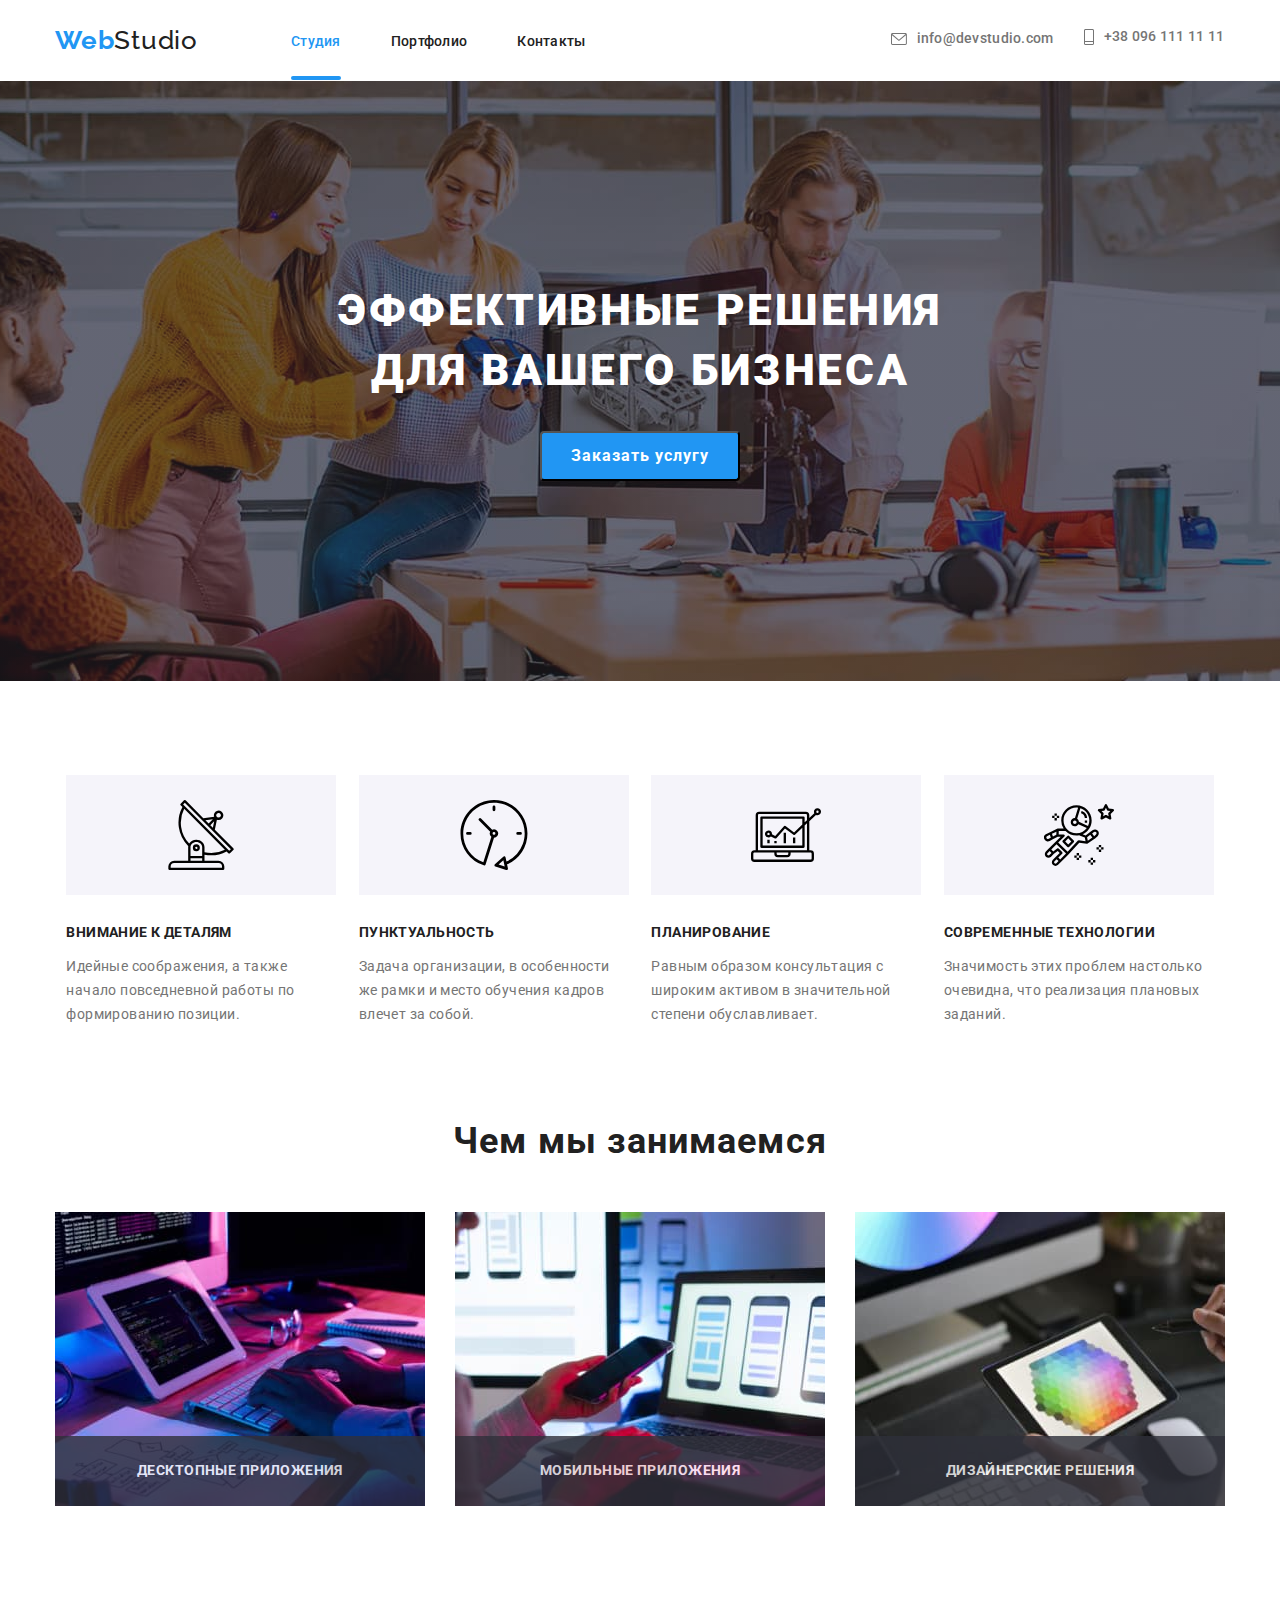
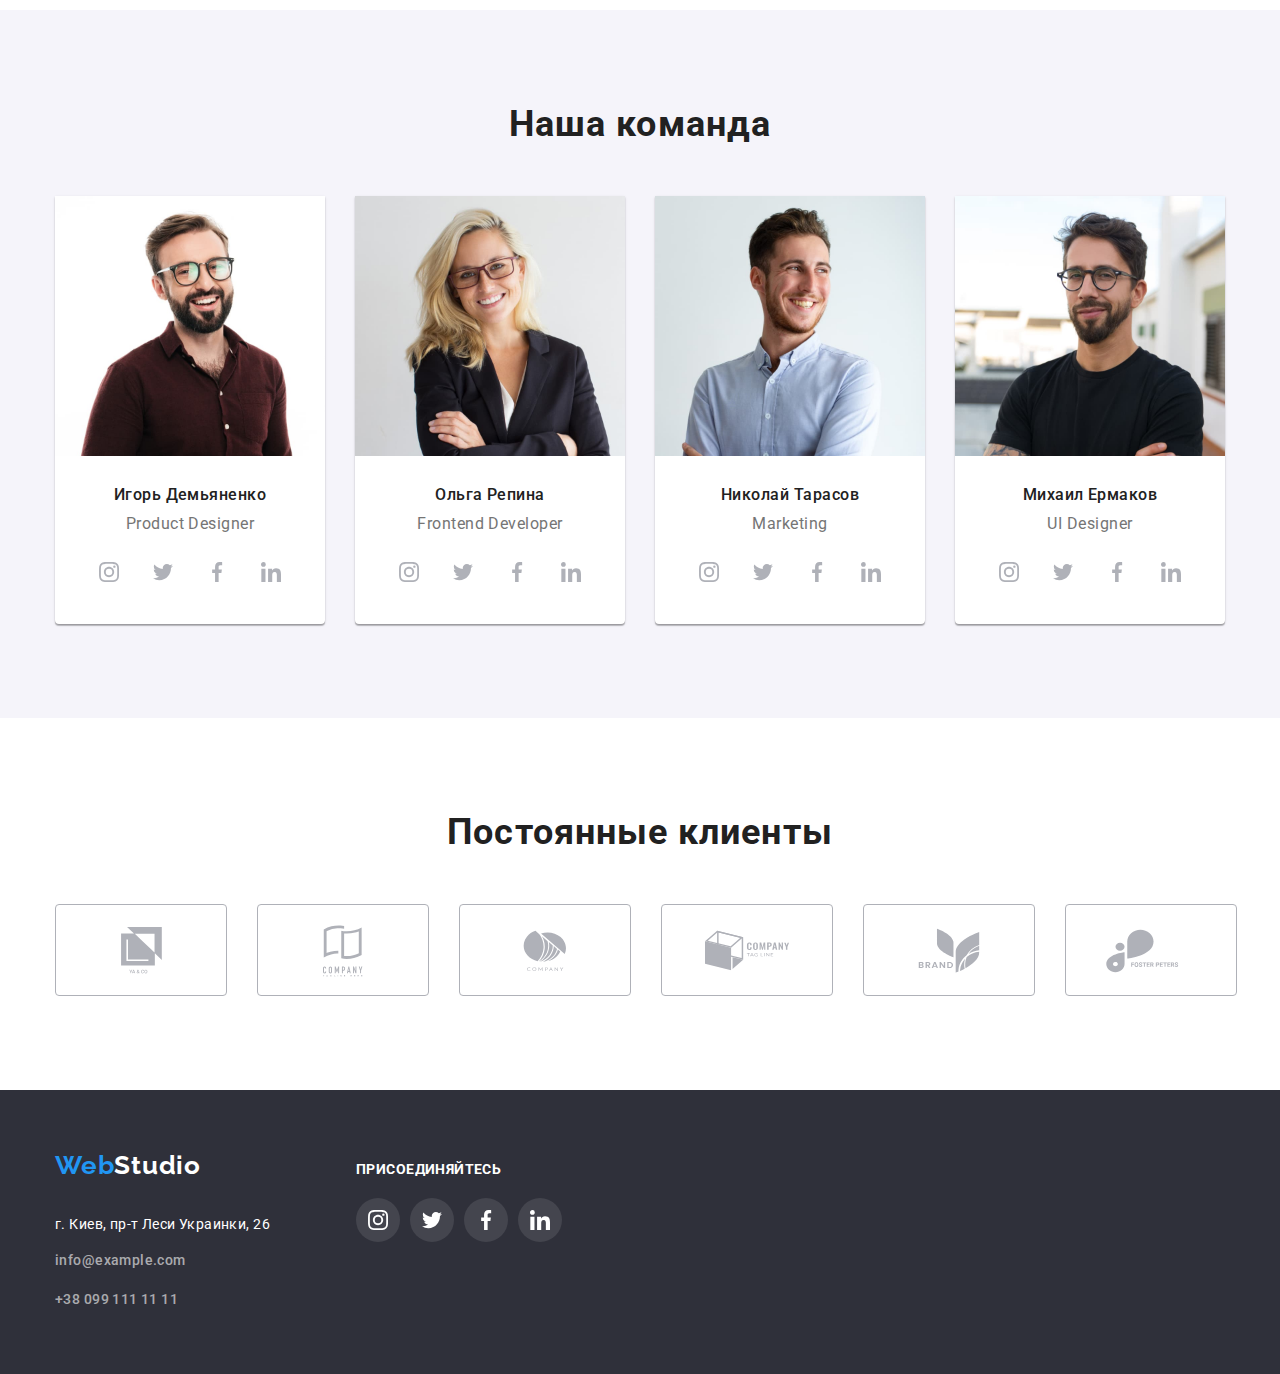
<file: index.html>
<!DOCTYPE html>
<html lang="ru">
  <head>
    <meta charset="UTF-8" />
    <meta http-equiv="X-UA-Compatible" content="IE=edge" />
    <meta name="viewport" content="width=device-width, initial-scale=1.0" />
    <title>Document</title>
    <link rel="preconnect" href="https://fonts.gstatic.com" />
    <link href="https://fonts.googleapis.com/css2?family=Roboto:wght@400;500;700;900&display=swap" rel="stylesheet" />
    <link href="https://fonts.googleapis.com/css2?family=Raleway:wght@700&display=swap" rel="stylesheet" />
    <link
      href="https://cdnjs.cloudflare.com/ajax/libs/modern-normalize/1.0.0/modern-normalize.min.css"
      rel="stylesheet"
    />
    <link rel="stylesheet" href="./css/styles.css" />
  </head>
  <body>
    <header class="header">
      <div class="container">
        <div class="nav-container">
          <nav class="navigation">
            <a class="logo" href="index.html"
              ><span class="logo-word">Web</span><span class="link black-word">Studio</span></a
            >
            <ul class="list-style nav-list">
              <li class="nav-item"><a class="link current" href="index.html">Студия</a></li>
              <li class="nav-item"><a class="link" href="./portfolio.html">Портфолио</a></li>
              <li class="nav-item"><a class="link" href="">Контакты</a></li>
            </ul>
          </nav>
          <ul class="list-style-contacts contacts-list">
            <li class="contact-item">
              <a class="link contacts" href="mailto:info@devstudio.com"
                >info@devstudio.com
                <svg class="mail-icon">
                  <use href="./images/icons.svg#icon-mail"></use>
                </svg>
              </a>
            </li>
            <li class="contact-item">
              <a class="link contacts" href="tel:+380961111111"
                >+38 096 111 11 11
                <svg class="tell-icon">
                  <use href="./images/icons.svg#icon-tell"></use>
                </svg>
              </a>
            </li>
          </ul>
        </div>
      </div>
    </header>
    <main>
      <section class="hero">
        <div class="container hero-container">
          <h1 class="hero-title">Эффективные решения для вашего бизнеса</h1>
          <button class="btn btn-studio" type="button" data-modal-open>
            <span class="btn-text">Заказать услугу</span>
          </button>
        </div>
      </section>
      <section class="content section">
        <div class="container">
          <ul class="list-style-content">
            <li class="content-item">
              <div class="anthenna-container">
                <svg class="antenna-icon">
                  <use href="./images/icons.svg#icon-antenna"></use>
                </svg>
              </div>
              <h3 class="content-title">Внимание к деталям</h3>
              <p class="content-text">
                Идейные соображения, а также начало повседневной работы по формированию позиции.
              </p>
            </li>
            <li class="content-item">
              <div class="clock-container">
                <svg class="clock-icon"><use href="./images/icons.svg#icon-clock"></use></svg>
              </div>
              <h3 class="content-title">Пунктуальность</h3>
              <p class="content-text">
                Задача организации, в особенности же рамки и место обучения кадров влечет за собой.
              </p>
            </li>
            <li class="content-item">
              <div class="diagram-container">
                <svg class="diagram-icon"><use href="./images/icons.svg#icon-diagram"></use></svg>
              </div>
              <h3 class="content-title">Планирование</h3>
              <p class="content-text">
                Равным образом консультация с широким активом в значительной степени обуславливает.
              </p>
            </li>
            <li class="content-item">
              <div class="astronaut-container">
                <svg class="astronaut-icon">
                  <use href="./images/icons.svg#icon-astronaut"></use>
                </svg>
              </div>
              <h3 class="content-title">Современные технологии</h3>
              <p class="content-text">Значимость этих проблем настолько очевидна, что реализация плановых заданий.</p>
            </li>
          </ul>
        </div>
      </section>
      <section class="section work-sct">
        <div class="container">
          <h2 class="work-section">Чем мы занимаемся</h2>
          <ul class="work-list">
            <li class="pic-item">
              <div class="work-thumb">
                <img src="images/box1-2.jpg" width="370" alt="" />
                <p class="img-subtitle">Десктопные приложения</p>
              </div>
            </li>
            <li class="pic-item">
              <div class="work-thumb">
                <img src="images/box2-2.jpg" width="370" alt="" />
                <p class="img-subtitle">Мобильные приложения</p>
              </div>
            </li>
            <li class="pic-item">
              <div class="work-thumb">
                <img src="images/box3-2.jpg" width="370" alt="" />
                <p class="img-subtitle">Дизайнерские решения</p>
              </div>
            </li>
          </ul>
        </div>
      </section>
      <section class="team section">
        <div class="container">
          <h2 class="team-title">Наша команда</h2>
          <ul class="team-list">
            <li class="team-item">
              <img class="pic-member" src="images/img-3-2.jpg" alt="участник команды1" width="270" height="260" />
              <div class="container-team">
                <h3 class="team-member">Игорь Демьяненко</h3>
                <p class="team-item-position">Product Designer</p>
                <ul class="socials-icon list-style">
                  <li class="socials-item">
                    <a href="" class="socials-link" target="_blank" rel="noopener noreferrer">
                      <svg class="socials-svg"><use href="./images/icons.svg#icon-instagram"></use></svg>
                    </a>
                  </li>
                  <li class="socials-item">
                    <a href="" class="socials-link" target="_blank" rel="noopener noreferrer">
                      <svg class="socials-svg"><use href="./images/icons.svg#icon-twitter"></use></svg>
                    </a>
                  </li>
                  <li class="socials-item">
                    <a href="" class="socials-link" target="_blank" rel="noopener noreferrer">
                      <svg class="socials-svg"><use href="./images/icons.svg#icon-facebook"></use></svg>
                    </a>
                  </li>
                  <li class="socials-item">
                    <a href="" class="socials-link" target="_blank" rel="noopener noreferrer">
                      <svg class="socials-svg"><use href="./images/icons.svg#icon-linkedin"></use></svg>
                    </a>
                  </li>
                </ul>
              </div>
            </li>
            <li class="team-item">
              <img class="pic-member" src="images/img-4-2.jpg" alt="участник команды2" width="270" height="260" />
              <div class="container-team">
                <h3 class="team-member">Ольга Репина</h3>
                <p class="team-item-position">Frontend Developer</p>
                <ul class="socials-icon list-style">
                  <li class="socials-item">
                    <a href="" class="socials-link" target="_blank" rel="noopener noreferrer">
                      <svg class="socials-svg"><use href="./images/icons.svg#icon-instagram"></use></svg>
                    </a>
                  </li>
                  <li class="socials-item">
                    <a href="" class="socials-link" target="_blank" rel="noopener noreferrer">
                      <svg class="socials-svg"><use href="./images/icons.svg#icon-twitter"></use></svg>
                    </a>
                  </li>
                  <li class="socials-item">
                    <a href="" class="socials-link" target="_blank" rel="noopener noreferrer">
                      <svg class="socials-svg"><use href="./images/icons.svg#icon-facebook"></use></svg>
                    </a>
                  </li>
                  <li class="socials-item">
                    <a href="" class="socials-link" target="_blank" rel="noopener noreferrer">
                      <svg class="socials-svg"><use href="./images/icons.svg#icon-linkedin"></use></svg>
                    </a>
                  </li>
                </ul>
              </div>
            </li>
            <li class="team-item">
              <img class="pic-member" src="images/img-2-2.jpg" alt="участник команды3" width="270" height="260" />
              <div class="container-team">
                <h3 class="team-member">Николай Тарасов</h3>
                <p class="team-item-position">Marketing</p>
                <ul class="socials-icon list-style">
                  <li class="socials-item">
                    <a href="" class="socials-link" target="_blank" rel="noopener noreferrer">
                      <svg class="socials-svg"><use href="./images/icons.svg#icon-instagram"></use></svg>
                    </a>
                  </li>
                  <li class="socials-item">
                    <a href="" class="socials-link" target="_blank" rel="noopener noreferrer">
                      <svg class="socials-svg"><use href="./images/icons.svg#icon-twitter"></use></svg>
                    </a>
                  </li>
                  <li class="socials-item">
                    <a href="" class="socials-link" target="_blank" rel="noopener noreferrer">
                      <svg class="socials-svg"><use href="./images/icons.svg#icon-facebook"></use></svg>
                    </a>
                  </li>
                  <li class="socials-item">
                    <a href="" class="socials-link" target="_blank" rel="noopener noreferrer">
                      <svg class="socials-svg"><use href="./images/icons.svg#icon-linkedin"></use></svg>
                    </a>
                  </li>
                </ul>
              </div>
            </li>
            <li class="team-item">
              <img class="pic-member" src="images/img-6.jpg" alt="участник команды4" width="270" height="260" />
              <div class="container-team">
                <h3 class="team-member">Михаил Ермаков</h3>
                <p class="team-item-position">UI Designer</p>
                <ul class="socials-icon list-style">
                  <li class="socials-item">
                    <a href="" class="socials-link" target="_blank" rel="noopener noreferrer">
                      <svg class="socials-svg">
                        <use class="socials-svg" href="./images/icons.svg#icon-instagram"></use>
                      </svg>
                    </a>
                  </li>
                  <li class="socials-item">
                    <a href="" class="socials-link" target="_blank" rel="noopener noreferrer">
                      <svg class="socials-svg"><use href="./images/icons.svg#icon-twitter"></use></svg>
                    </a>
                  </li>
                  <li class="socials-item">
                    <a href="" class="socials-link" target="_blank" rel="noopener noreferrer">
                      <svg class="socials-svg"><use href="./images/icons.svg#icon-facebook"></use></svg>
                    </a>
                  </li>
                  <li class="socials-item">
                    <a href="" class="socials-link" target="_blank" rel="noopener noreferrer">
                      <svg class="socials-svg"><use href="./images/icons.svg#icon-linkedin"></use></svg>
                    </a>
                  </li>
                </ul>
              </div>
            </li>
          </ul>
        </div>
      </section>
      <section class="section">
        <div class="container">
          <h2 class="title-client">Постоянные клиенты</h2>
          <ul class="client-list list-style">
            <li class="client-item">
              <a href="" class="client-link" target="_blank" rel="noopener nereferrer">
                <svg class="client-icon" width="41" height="46.7">
                  <use href="./images/icons.svg#icon-group-1"></use>
                </svg>
              </a>
            </li>
            <li class="client-item">
              <a href="" class="client-link" target="_blank" rel="noopener nereferrer">
                <svg class="client-icon" width="40" height="52">
                  <use href="./images/icons.svg#icon-group-2"></use>
                </svg>
              </a>
            </li>
            <li class="client-item">
              <a href="" class="client-link" target="_blank" rel="noopener nereferrer">
                <svg class="client-icon" width="43.46" height="41.18">
                  <use href="./images/icons.svg#icon-group-3"></use>
                </svg>
              </a>
            </li>
            <li class="client-item">
              <a href="" class="client-link" target="_blank" rel="noopener nereferrer">
                <svg class="client-icon" width="84.44" height="40.62">
                  <use href="./images/icons.svg#icon-group-6"></use>
                </svg>
              </a>
            </li>
            <li class="client-item">
              <a href="" class="client-link" target="_blank" rel="noopener nereferrer">
                <svg class="client-icon" width="62.54" height="45.43">
                  <use href="./images/icons.svg#icon-group-4"></use>
                </svg>
              </a>
            </li>
            <li class="client-item">
              <a href="" class="client-link" target="_blank" rel="noopener nereferrer">
                <svg class="client-icon" width="93.79" height="43.93">
                  <use href="./images/icons.svg#icon-group-5"></use>
                </svg>
              </a>
            </li>
          </ul>
        </div>
      </section>
    </main>

    <footer class="footer">
      <div class="container footer-container">
        <div class="footer-1">
          <a class="link logo" href="index.html"><span class="logo-word">Web</span>Studio</a>
          <address>
            <div class="footer-list">
              <ul class="footer-item">
                <li class="item-address"><p class="address">г. Киев, пр-т Леси Украинки, 26</p></li>
                <li class="item-address">
                  <a class="contacts-footer link" href="mailto:info@example.com">info@example.com</a>
                </li>
                <li class="item-address">
                  <a class="contacts-footer link" href="tel:+380991111111">+38 099 111 11 11</a>
                </li>
              </ul>
            </div>
          </address>
        </div>
        <section>
          <div class="socials-container">
            <h2 class="footer-title">присоединяйтесь</h2>
            <ul class="contacts-social-list list-style">
              <li class="contacts-social-item">
                <a href="" class="contacts-link" target="_blank" rel="noopener noreferrer">
                  <svg class="footer-icon">
                    <use href="./images/icons.svg#icon-instagram"></use>
                  </svg>
                </a>
              </li>
              <li class="contacts-social-item">
                <a href="" class="contacts-link" target="_blank" rel="noopener noreferrer">
                  <svg class="footer-icon">
                    <use href="./images/icons.svg#icon-twitter"></use>
                  </svg>
                </a>
              </li>
              <li class="contacts-social-item">
                <a href="" class="contacts-link" target="_blank" rel="noopener noreferrer">
                  <svg class="footer-icon">
                    <use href="./images/icons.svg#icon-facebook"></use>
                  </svg>
                </a>
              </li>
              <li class="contacts-social-item">
                <a href="" class="contacts-link" target="_blank" rel="noopener noreferrer">
                  <svg class="footer-icon">
                    <use href="./images/icons.svg#icon-linkedin"></use>
                  </svg>
                </a>
              </li>
            </ul>
          </div>
        </section>
      </div>
    </footer>
    <div class="backdrop is-hidden" data-modal>
      <div class="modal">
        <button class="modal-close-button" data-modal-close>
          <svg width="11" height="11">
            <use href="./images/icons.svg#icon-vector"></use>
          </svg>
        </button>
      </div>
    </div>
    <script src="./js/modal.js"></script>
  </body>
</html>
</file>
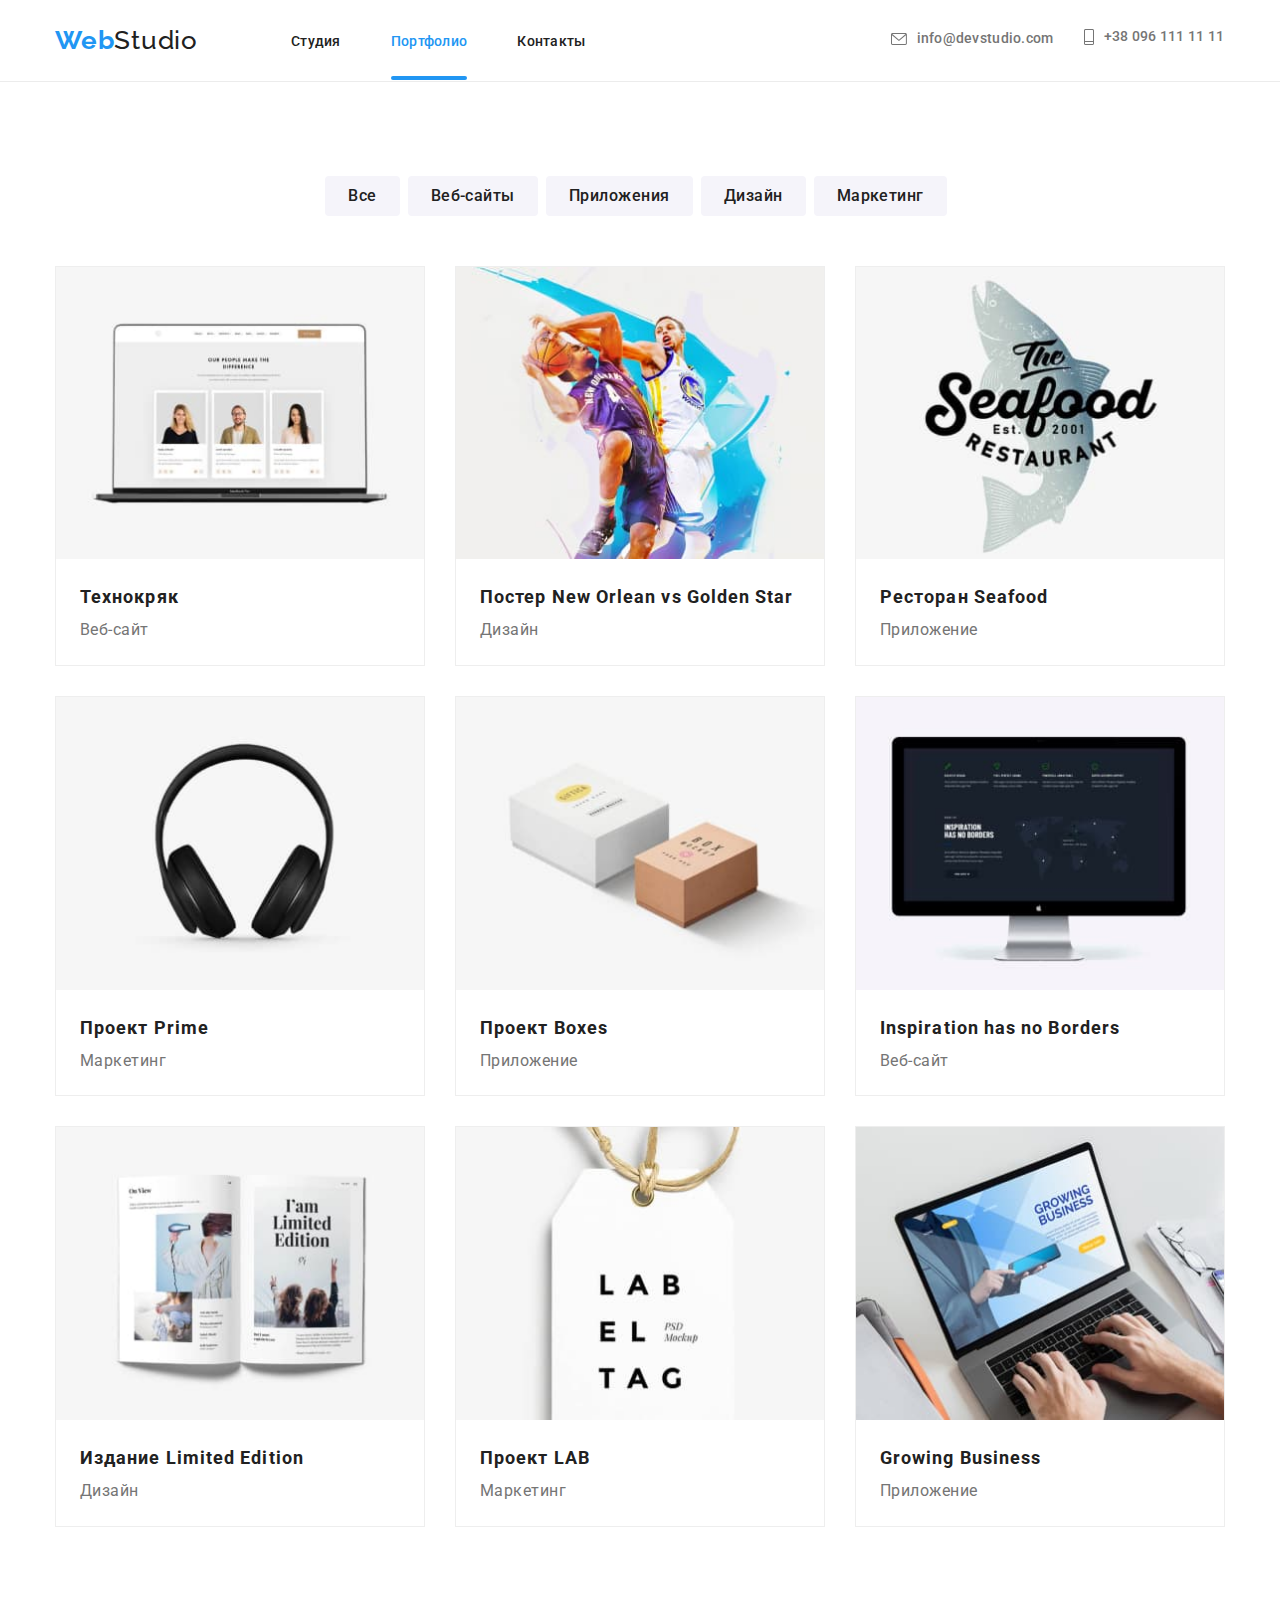
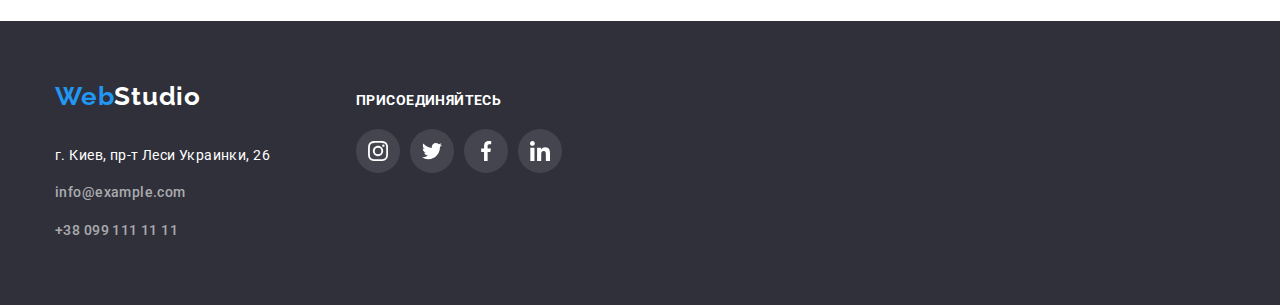
<file: portfolio.html>
<!DOCTYPE html>
<html lang="ru">
  <head>
    <meta charset="UTF-8" />
    <meta http-equiv="X-UA-Compatible" content="IE=edge" />
    <meta name="viewport" content="width=device-width, initial-scale=1.0" />
    <title>Document</title>
    <link rel="preconnect" href="https://fonts.gstatic.com" />
    <link href="https://fonts.googleapis.com/css2?family=Roboto:wght@400;500;700;900&display=swap" rel="stylesheet" />
    <link href="https://fonts.googleapis.com/css2?family=Raleway:wght@700&display=swap" rel="stylesheet" />
    <link
      href="https://cdnjs.cloudflare.com/ajax/libs/modern-normalize/1.0.0/modern-normalize.min.css"
      rel="stylesheet"
    />
    <link rel="stylesheet" href="./css/styles.css" />
  </head>
  <body>
    <header class="header-border">
      <div class="container">
        <div class="nav-container">
          <nav class="navigation">
            <a class="logo" href="index.html"
              ><span class="logo-word">Web</span><span class="link black-word">Studio</span></a
            >
            <ul class="list-style nav-list">
              <li class="nav-item">
                <a class="link" href="index.html">Студия</a>
              </li>
              <li class="nav-item"><a class="link current" href="./portfolio.html">Портфолио</a></li>
              <li class="nav-item"><a class="link" href="">Контакты</a></li>
            </ul>
          </nav>
          <ul class="list-style-contacts contacts-list">
            <li class="contact-item">
              <a class="link contacts" href="mailto:info@devstudio.com"
                >info@devstudio.com
                <svg class="mail-icon">
                  <use href="./images/icons.svg#icon-mail"></use>
                </svg>
              </a>
            </li>
            <li class="contact-item">
              <a class="link contacts" href="tel:+380961111111"
                >+38 096 111 11 11
                <svg class="tell-icon">
                  <use href="./images/icons.svg#icon-tell"></use>
                </svg>
              </a>
            </li>
          </ul>
        </div>
      </div>
    </header>
    <main>
      <section class="section">
        <h1 class="title-hidden">Портфолио</h1>
        <div class="container">
          <ul class="title-btn">
            <li class="button-item">
              <button class="link-btn btn" type="button">Все</button>
            </li>
            <li class="button-item">
              <button class="link-btn btn" type="button">Веб-сайты</button>
            </li>
            <li class="button-item">
              <button class="link-btn btn" type="button">Приложения</button>
            </li>
            <li class="button-item">
              <button class="link-btn btn" type="button">Дизайн</button>
            </li>
            <li class="button-item">
              <button class="link-btn btn" type="button">Маркетинг</button>
            </li>
          </ul>
          <ul class="section-items">
            <li class="portfolio-item">
              <a href="" class="portfolio-link">
                <div class="overlay-thumb">
                  <img src="images.portfolio/img1.jpg" class="img-portf" alt="" width="370" height="294" />
                  <div class="overlay-subtitle">
                    <div class="portfolio-overlay">
                      <p class="subtitle-img">
                        Технокряк это современная площадка распространения коронавируса. Компании используют эту
                        платформу для цифрового шпионажа и атак на защищённые сервера конкурентов.
                      </p>
                    </div>
                  </div>
                </div>
                <div class="container-title">
                  <h2 class="portfolio-title">Технокряк</h2>
                  <p class="portfolio-subtitle">Веб-сайт</p>
                </div>
              </a>
            </li>
            <li class="portfolio-item">
              <a href="" class="portfolio-link">
                <div class="overlay-thumb">
                  <img src="images.portfolio/img2.jpg" alt="" width="370" height="294" />
                  <div class="overlay-subtitle">
                    <div class="portfolio-overlay">
                      <p class="subtitle-img">
                        Технокряк это современная площадка распространения коронавируса. Компании используют эту
                        платформу для цифрового шпионажа и атак на защищённые сервера конкурентов.
                      </p>
                    </div>
                  </div>
                </div>
                <div class="container-title">
                  <h2 class="portfolio-title">Постер New Orlean vs Golden Star</h2>
                  <p class="portfolio-subtitle">Дизайн</p>
                </div>
              </a>
            </li>
            <li class="portfolio-item">
              <a href="" class="portfolio-link">
                <div class="overlay-thumb">
                  <img src="images.portfolio/img3.jpg" alt="" width="370" height="294" />
                  <div class="overlay-subtitle">
                    <div class="portfolio-overlay">
                      <p class="subtitle-img">
                        Технокряк это современная площадка распространения коронавируса. Компании используют эту
                        платформу для цифрового шпионажа и атак на защищённые сервера конкурентов.
                      </p>
                    </div>
                  </div>
                </div>
                <div class="container-title">
                  <h2 class="portfolio-title">Ресторан Seafood</h2>
                  <p class="portfolio-subtitle">Приложение</p>
                </div>
              </a>
            </li>
            <li class="portfolio-item">
              <a href="" class="portfolio-link">
                <div class="overlay-thumb">
                  <img src="images.portfolio/img4.jpg" alt="" width="370" height="294" />
                  <div class="overlay-subtitle">
                    <div class="portfolio-overlay">
                      <p class="subtitle-img">
                        Технокряк это современная площадка распространения коронавируса. Компании используют эту
                        платформу для цифрового шпионажа и атак на защищённые сервера конкурентов.
                      </p>
                    </div>
                  </div>
                </div>
                <div class="container-title">
                  <h2 class="portfolio-title">Проект Prime</h2>
                  <p class="portfolio-subtitle">Маркетинг</p>
                </div>
              </a>
            </li>
            <li class="portfolio-item">
              <a href="" class="portfolio-link">
                <div class="overlay-thumb">
                  <img src="images.portfolio/img5.jpg" alt="" width="370" height="294" />
                  <div class="overlay-subtitle">
                    <div class="portfolio-overlay">
                      <p class="subtitle-img">
                        Технокряк это современная площадка распространения коронавируса. Компании используют эту
                        платформу для цифрового шпионажа и атак на защищённые сервера конкурентов.
                      </p>
                    </div>
                  </div>
                </div>
                <div class="container-title">
                  <h2 class="portfolio-title">Проект Boxes</h2>
                  <p class="portfolio-subtitle">Приложение</p>
                </div>
              </a>
            </li>
            <li class="portfolio-item">
              <a href="" class="portfolio-link">
                <div class="overlay-thumb">
                  <img src="images.portfolio/img6.jpg" alt="" width="370" height="294" />
                  <div class="overlay-subtitle">
                    <div class="portfolio-overlay">
                      <p class="subtitle-img">
                        Технокряк это современная площадка распространения коронавируса. Компании используют эту
                        платформу для цифрового шпионажа и атак на защищённые сервера конкурентов.
                      </p>
                    </div>
                  </div>
                </div>
                <div class="container-title">
                  <h2 class="portfolio-title">Inspiration has no Borders</h2>
                  <p class="portfolio-subtitle">Веб-сайт</p>
                </div>
              </a>
            </li>
            <li class="portfolio-item">
              <a href="" class="portfolio-link">
                <div class="overlay-thumb">
                  <img src="images.portfolio/img7.jpg" alt="" width="370" height="294" />
                  <div class="overlay-subtitle">
                    <div class="portfolio-overlay">
                      <p class="subtitle-img">
                        Технокряк это современная площадка распространения коронавируса. Компании используют эту
                        платформу для цифрового шпионажа и атак на защищённые сервера конкурентов.
                      </p>
                    </div>
                  </div>
                </div>
                <div class="container-title">
                  <h2 class="portfolio-title">Издание Limited Edition</h2>
                  <p class="portfolio-subtitle">Дизайн</p>
                </div>
              </a>
            </li>
            <li class="portfolio-item">
              <a href="" class="portfolio-link">
                <div class="overlay-thumb">
                  <img src="images.portfolio/img8.jpg" alt="" width="370" height="294" />
                  <div class="overlay-subtitle">
                    <div class="portfolio-overlay">
                      <p class="subtitle-img">
                        Технокряк это современная площадка распространения коронавируса. Компании используют эту
                        платформу для цифрового шпионажа и атак на защищённые сервера конкурентов.
                      </p>
                    </div>
                  </div>
                </div>
                <div class="container-title">
                  <h2 class="portfolio-title">Проект LAB</h2>
                  <p class="portfolio-subtitle">Маркетинг</p>
                </div>
              </a>
            </li>
            <li class="portfolio-item">
              <a href="" class="portfolio-link">
                <div class="overlay-thumb">
                  <img src="images.portfolio/img9.jpg" alt="" width="370" height="294" />
                  <div class="overlay-subtitle">
                    <div class="portfolio-overlay">
                      <p class="subtitle-img">
                        Технокряк это современная площадка распространения коронавируса. Компании используют эту
                        платформу для цифрового шпионажа и атак на защищённые сервера конкурентов.
                      </p>
                    </div>
                  </div>
                </div>
                <div class="container-title">
                  <h2 class="portfolio-title">Growing Business</h2>
                  <p class="portfolio-subtitle">Приложение</p>
                </div>
              </a>
            </li>
          </ul>
        </div>
      </section>
    </main>
    <footer class="footer">
      <div class="container footer-container">
        <div class="footer-1">
          <a class="link logo" href="index.html"><span class="logo-word">Web</span>Studio</a>
          <address>
            <div class="footer-list">
              <ul class="footer-item">
                <li class="item-address"><p class="address">г. Киев, пр-т Леси Украинки, 26</p></li>
                <li class="item-address">
                  <a class="contacts-footer link" href="mailto:info@example.com">info@example.com</a>
                </li>
                <li class="item-address">
                  <a class="contacts-footer link" href="tel:+380991111111">+38 099 111 11 11</a>
                </li>
              </ul>
            </div>
          </address>
        </div>
        <section>
          <div class="socials-container">
            <h2 class="footer-title">присоединяйтесь</h2>
            <ul class="contacts-social-list list-style">
              <li class="contacts-social-item">
                <a href="" class="contacts-link" target="_blank" rel="noopener noreferrer">
                  <svg class="footer-icon">
                    <use href="./images/icons.svg#icon-instagram"></use>
                  </svg>
                </a>
              </li>
              <li class="contacts-social-item">
                <a href="" class="contacts-link" target="_blank" rel="noopener noreferrer">
                  <svg class="footer-icon">
                    <use href="./images/icons.svg#icon-twitter"></use>
                  </svg>
                </a>
              </li>
              <li class="contacts-social-item">
                <a href="" class="contacts-link" target="_blank" rel="noopener noreferrer">
                  <svg class="footer-icon">
                    <use href="./images/icons.svg#icon-facebook"></use>
                  </svg>
                </a>
              </li>
              <li class="contacts-social-item">
                <a href="" class="contacts-link" target="_blank" rel="noopener noreferrer">
                  <svg class="footer-icon">
                    <use href="./images/icons.svg#icon-linkedin"></use>
                  </svg>
                </a>
              </li>
            </ul>
          </div>
        </section>
      </div>
    </footer>
  </body>
</html>
</file>
<file: css/styles.css>
:root {
  --main-text-color: #757575;
  --title-text-color: #212121;
  --accent-text-color: #2196f3;
  --dark-bg-cl: #2f303a;
  --alt-bg-cl: #f5f4fa;
  --bg-cl-cards: #ffffff;
  --main-font: 'Roboto', sans-serif;
  --icon-color: #afb1b8;
}

html {
  box-sizing: border-box;
}

*,
*::before,
*::after {
  box-sizing: border-box;
}

body {
  font-family: 'Roboto', sans-serif;
  font-size: 14px;
  line-height: 1.71;
  letter-spacing: 0.03em;
  color: var(--main-text-color);
}

h1,
h2,
h3,
h4,
h5,
h6,
p,
ul {
  margin: 0;
}

img {
  display: block;
  max-width: 100%;
  height: auto;
}

.container {
  width: 1200px;
  padding-left: 15px;
  padding-right: 15px;
  margin-left: auto;
  margin-right: auto;
}

.header-border {
  border-bottom: 1px solid #ececec;
}

.navigation {
  display: inline-flex;
  align-items: center;
  margin-right: auto;
  /* justify-content: space-around; */
}

.nav-container {
  display: inline-flex;
  padding: 25px 0 25px 0;
}

.nav-list,
.contacts-list {
  display: inline-flex;
  padding-left: 0;
}

.nav-item:not(:last-child) {
  margin-right: 50px;
}

.contact-item:not(:last-child) {
  margin-right: 30px;
}

.contacts-list {
  margin-left: 305px;
}

.list-style,
.list-style-contacts,
.list-style-content {
  list-style: none;
}

.current::after {
  content: '';
  display: block;
  position: absolute;
  width: 100%;
  height: 4px;
  background-color: var(--accent-text-color);
  bottom: -31px;
  left: 0;
  border-radius: 2px;
}

.link {
  font-size: 14px;
  line-height: 1.14;
  letter-spacing: 0.02em;
  font-weight: 500;
  cursor: pointer;
  color: var(--title-text-color);
  text-decoration: none;
  transition: color 250ms cubic-bezier(0.4, 0, 0.2, 1);
}

.current {
  position: relative;
  color: var(--accent-text-color);
}

.link:hover,
.link:focus {
  color: var(--accent-text-color);
}

.logo .black-word {
  margin-right: 93px;
  font-family: 'Raleway', sans-serif;
  font-size: 26px;
  line-height: 1.19;
  letter-spacing: 0.03em;
  color: var(--accent-text-color);
  color: var(--title-text-color);
}

.logo-word {
  font-family: inherit;
  font-weight: bold;
  color: var(--accent-text-color);
}

.contacts {
  flex-direction: row-reverse;
  display: inline-flex;
  align-items: center;
  font-size: 14px;
  line-height: 1.14;
  letter-spacing: 0.02em;
  color: var(--main-text-color);
}

.mail-icon {
  margin-right: 10px;
  width: 16px;
  height: 12px;
  cursor: pointer;
  fill: currentColor;
}

.mail-icon:hover,
.mail-icon:focus {
  fill: var(--accent-text-color);
}

.tell-icon {
  margin-right: 10px;
  width: 10px;
  height: 16px;
  cursor: pointer;
  fill: currentColor;
}

.tell-icon:hover,
.tell-icon:focus {
  fill: var(--accent-text-color);
}

.section {
  padding-top: 94px;
  padding-bottom: 94px;
}

.hero {
  max-width: 1600px;
  padding: 200px 0 200px 0;
  height: 600px;
  background-color: var(--dark-bg-cl);
  margin-left: auto;
  margin-right: auto;
  background-image: linear-gradient(rgba(47, 48, 58, 0.4), rgba(47, 48, 58, 0.4)), url('../images/hero1.jpg');
  background-size: cover;
  background-repeat: no-repeat;
  background-position: center;
}

.hero-container {
  text-align: center;
}

.hero-title {
  margin-right: auto;
  margin-left: auto;
  margin-bottom: 30px;
  width: 696px;

  font-weight: 900;
  font-size: 44px;
  line-height: 1.36;
  text-align: center;
  letter-spacing: 0.06em;
  text-transform: uppercase;
  color: var(--bg-cl-cards);
}

.btn {
  display: inline-block;
  min-width: 200px;
  text-align: center;
  cursor: pointer;

  background-color: var(--accent-text-color);
  /* box-shadow: 0px 4px 4px rgba(0, 0, 0, 0.15); */
  border-radius: 4px;
  transition: background-color 250ms cubic-bezier(0.4, 0, 0.2, 1), color 250ms cubic-bezier(0.4, 0, 0.2, 1),
    box-shadow 250ms cubic-bezier(0.4, 0, 0.2, 1);
}

.btn-studio {
  height: 50px;
}

.btn-text {
  display: inline-flex;
  align-items: center;
  text-align: center;

  font-weight: bold;
  font-size: 16px;
  line-height: 1.87;
  letter-spacing: 0.06em;
  color: var(--bg-cl-cards);
}

.list-style-content {
  display: flex;
  padding: 0;
  justify-content: space-around;
}

.content-list {
  display: flex;
}

.content-item {
  width: 270px;
  /* height: 251px; */
}

.anthenna-container,
.clock-container,
.diagram-container,
.astronaut-container {
  width: 270px;
  height: 120px;
  background-color: var(--alt-bg-cl);
  margin-bottom: 30px;
  display: inline-flex;
  align-items: center;
  justify-content: center;
}

.antenna-icon,
.clock-icon,
.diagram-icon,
.astronaut-icon {
  width: 70px;
  height: 70px;
}

.content-title {
  display: block;
  padding-right: 30px;
  padding-bottom: 10px;
  font-weight: bold;
  font-size: 14px;
  line-height: 1.14;
  letter-spacing: 0.03em;
  text-transform: uppercase;
  color: var(--title-text-color);
}

.content-text:last-child {
  padding-right: 0;
}

.content-text {
  display: inline-flex;
  padding-right: 30px;
  font-size: 14px;
  line-height: 1.71;
  letter-spacing: 0.03em;
  color: var(--main-text-color);
}

.work-sct {
  padding-top: 0;
}

.work-section {
  margin-bottom: 50px;
  text-align: center;
  font-weight: bold;
  font-size: 36px;
  line-height: 1.16;
  text-align: center;
  letter-spacing: 0.03em;
  color: var(--title-text-color);
}

.work-list {
  display: inline-flex;
}

.work-list,
.team-list,
.section-items,
.footer-item {
  padding: 0;
}

.pic-item:last-child {
  margin-right: 0;
}

.pic-item {
  list-style: none;
  min-width: 370px;
  margin-right: 30px;
}

.work-thumb {
  position: relative;
}

.work-thumb {
  display: inline-block;
  position: relative;
}

.img-subtitle {
  display: flex;
  align-items: center;
  justify-content: center;
  width: 370px;
  height: 70px;
  position: absolute;
  bottom: 0;
  left: 0;
  font-family: 'Roboto';
  font-weight: bold;
  font-size: 14px;
  line-height: 1.14;
  text-align: center;
  letter-spacing: 0.03em;
  text-transform: uppercase;
  transform: translate(100% 100%);
  background-color: #2f303a;
  opacity: 0.8;
  color: var(--bg-cl-cards);
}

.team {
  background-color: var(--alt-bg-cl);
}

.team-title {
  font-weight: bold;
  font-size: 36px;
  line-height: 1.16;
  text-align: center;
  letter-spacing: 0.03em;
  color: var(--title-text-color);
}

.team-list {
  display: inline-flex;
}

.team-item:last-child {
  margin-right: 0;
}

.team-item {
  margin-top: 50px;
  margin-right: 30px;
  min-width: 270px;
  list-style: none;
  background-color: var(--bg-cl-cards);
  box-shadow: 0px 1px 3px rgba(0, 0, 0, 0.12), 0px 1px 1px rgba(0, 0, 0, 0.14), 0px 2px 1px rgba(0, 0, 0, 0.2);
  border-radius: 0px 0px 4px 4px;
}

.pic-member {
  /* background: url(4853.jpg); */
  border-radius: 0px;
}

.container-team {
  padding-top: 30px;
  padding-bottom: 30px;
}

.team-member {
  margin-bottom: 10px;
  font-weight: 500;
  font-size: 16px;
  line-height: 1.18;
  text-align: center;
  letter-spacing: 0.03em;
  color: var(--title-text-color);
}

.team-item-position {
  font-size: 16px;
  font-weight: normal;
  line-height: 1.18;
  text-align: center;
  letter-spacing: 0.03em;
  color: var(--main-text-color);
}

.socials-icon {
  display: inline-flex;
  margin-top: 16px;
  margin-left: 32px;
  margin-right: 30px;
  padding: 0;
}

.socials-item:not(:last-child),
.contacts-social-item:not(:last-child) {
  margin-right: 10px;
}

.socials-link:hover,
.socials-link:focus {
  background-color: var(--accent-text-color);
}

.socials-link:hover .socials-svg,
.socials-link:focus .socials-svg {
  fill: var(--bg-cl-cards);
}

.socials-link,
.contacts-link {
  display: flex;
  align-items: center;
  justify-content: center;
  width: 44px;
  height: 44px;
  border-radius: 50%;
  cursor: pointer;
  transition: background-color 250ms cubic-bezier(0.4, 0, 0.2, 1), color 250ms cubic-bezier(0.4, 0, 0.2, 1);
}

.socials-link {
  background-color: var(--bg-cl-cards);
}

.socials-svg {
  width: 20px;
  height: 20px;
  fill: var(--icon-color);
  transition: 250ms cubic-bezier(0.4, 0, 0.2, 1);
}

.title-client {
  font-family: 'Roboto';
  font-weight: bold;
  font-size: 36px;
  line-height: 1.16;
  text-align: center;
  letter-spacing: 0.03em;
  color: var(--title-text-color);
}

.client-list {
  width: 170px;
  height: 92px;
  display: inline-flex;
  margin-top: 50px;
  padding: 0;
}

.client-item:not(:last-child) {
  margin-right: 30px;
}

.client-item {
  border: 1px solid var(--icon-color);
  border-radius: 4px;
  transition: border-color 250ms cubic-bezier(0.4, 0, 0.2, 1);
}

.client-item:hover,
.client-item:focus {
  border-color: var(--accent-text-color);
}

.client-link:hover .client-icon,
.client-link:focus .client-icon {
  fill: var(--accent-text-color);
}

.client-link {
  display: inline-flex;
  align-items: center;
  justify-content: center;
  cursor: pointer;
  width: 170px;
  height: 92px;
  padding: 16px 32px;
}

.client-icon {
  fill: var(--icon-color);
  transition: fill 250ms cubic-bezier(0.4, 0, 0.2, 1);
}

.footer {
  padding-top: 60px;
  padding-bottom: 60px;
  background-color: var(--dark-bg-cl);
}

.footer-container {
  display: flex;
  align-items: baseline;
}

.footer-1 {
  display: block;
}

.logo {
  display: inline-block;
  font-family: 'Raleway', sans-serif;
  font-weight: bold;
  font-size: 26px;
  line-height: 1.19;
  letter-spacing: 0.03em;
  color: var(--bg-cl-cards);
}

.footer-list {
  display: block;
  padding-top: 20px;
  width: 231px;
}

.address {
  font-size: 14px;
  font-style: normal;
  line-height: 1.71;
  letter-spacing: 0.03em;
  color: var(--bg-cl-cards);
}

.item-address {
  padding-top: 9px;
}

.contacts-footer {
  font-size: 14px;
  font-style: normal;
  line-height: 1.71;
  letter-spacing: 0.03em;
  color: rgba(255, 255, 255, 0.6);
}

.footer-title {
  font-family: 'Roboto';
  font-style: normal;
  font-weight: bold;
  font-size: 14px;
  line-height: 1.14;
  letter-spacing: 0.03em;
  text-transform: uppercase;
  color: var(--bg-cl-cards);
}

.socials-container {
  display: block;
  margin-left: 70px;
  width: 212px;
}

.contacts-social-list {
  display: block;
  padding: 0;
  display: inline-flex;
  margin-top: 20px;
}

.contacts-link {
  background: rgba(255, 255, 255, 0.1);
}

.contacts-link:hover,
.contacts-link:focus {
  background-color: var(--accent-text-color);
}

.footer-icon {
  width: 20px;
  height: 20px;
  fill: var(--bg-cl-cards);
}

.backdrop {
  position: fixed;
  top: 0;
  left: 0;
  width: 100%;
  height: 100%;
  background-color: rgba(0, 0, 0, 0.2);
  opacity: 1;
  transition: 250ms cubic-bezier(0.4, 0, 0.2, 1);
}

.is-hidden {
  visibility: hidden;
  opacity: 0;
  pointer-events: none;
}

.is-hidden .modal {
  transform: translate(-50%, -50%) scale(0.9);
}

.modal {
  position: absolute;
  top: 50%;
  left: 50%;
  background-color: var(--bg-cl-cards);
  width: 528px;
  height: 581px;
  transform: translate(-50%, -50%) scale(1);
}

.modal-close-button {
  position: absolute;
  top: 0;
  right: 0;
  border-radius: 50%;
  width: 30px;
  height: 30px;
  cursor: pointer;
  background: #ffffff;
  border: 1px solid rgba(0, 0, 0, 0.1);
  box-sizing: border-box;
}

/* :root {
  --main-text-color: #757575;
  --title-text-color: #212121;
  --accent-text-color: #2196f3;
  --dark-bg-cl: #2f303a;
  --alt-bg-cl: #f5f4fa;
  --bg-cl-cards: #ffffff;
  --main-font: "Roboto", sans-serif;
} */

body {
  font-family: var(--main-font);
  font-size: 16px;
  line-height: 1.87;
  letter-spacing: 0.03em;
  color: var(--main-text-color);
}

.title-hidden {
  position: absolute !important;
  clip: rect(1px 1px 1px 1px);
  clip: rect(1px, 1px, 1px, 1px);
  padding: 0 !important;
  border: 0 !important;
  height: 1px !important;
  width: 1px !important;
  overflow: hidden;
}

.title-btn {
  display: flex;
  justify-content: center;
  padding: 0;
  margin-bottom: 50px;
}

.title-btn,
.section-items,
.footer-item {
  list-style: none;
}

.link-btn:last-child {
  margin-right: 0;
}

.button-item:hover,
.button-item:focus {
  box-shadow: 0px 4px 4px rgba(0, 0, 0, 0.15);
}

.button-item {
  cursor: pointer;
  margin-right: 8px;
}

.link-btn {
  min-width: initial;
  margin-right: 8px;
  padding: 6px 22px;
  background-color: var(--alt-bg-cl);
  color: var(--title-text-color);
  font-weight: 500;
  font-size: 16px;
  line-height: 1.62;
  text-align: center;
  letter-spacing: 0.03em;
  border: 1px solid transparent;
}

.link-btn:hover,
.link-btn:focus {
  color: var(--bg-cl-cards);
  background-color: var(--accent-text-color);
}

.section-items {
  display: inline-flex;
  flex-wrap: wrap;
  margin-left: -30px;
  margin-bottom: -30px;
  transition: transform 250ms cubic-bezier(0.4, 0, 0.2, 1);
}

.portfolio-link:hover .overlay-subtitle {
  opacity: 1;
  transform: translateY(0%);
}

.portfolio-item {
  cursor: pointer;
  margin-left: 30px;
  margin-bottom: 30px;
  flex-basis: calc((100% - 90px) / 3);
  background: var(--bg-cl-cards);
  border: 1px solid #eeeeee;
  box-sizing: border-box;
}

.container-title {
  padding: 20px 24px;
}

.portfolio-link:hover,
.portfolio-link:focus {
  box-shadow: 0px 1px 1px rgba(0, 0, 0, 0.12), 0px 4px 4px rgba(0, 0, 0, 0.06), 1px 4px 6px rgba(0, 0, 0, 0.16);
}

.portfolio-link {
  display: block;
  text-decoration: none;
}

.portfolio-title {
  font-weight: bold;
  font-size: 18px;
  line-height: 2;
  letter-spacing: 0.06em;
  color: var(--title-text-color);
}

.portfolio-subtitle {
  font-size: 16px;
  line-height: 1.87;
  letter-spacing: 0.03em;
  color: var(--main-text-color);
}

.portfolio-overlay {
  display: inline-block;
  position: absolute;
  width: 100%;
  height: 150%;
  top: 0;
  left: 0;
  z-index: 2;
}

.portfolio-overlay:hover {
  opacity: 1;
}

.subtitle-img {
  width: 322px;
  height: 168px;
  padding: 63px 24px;
  font-family: 'Roboto';
  font-size: 18px;
  line-height: 1.56;
  letter-spacing: 0.03em;
  color: #ffffff;
}

.overlay-subtitle {
  position: absolute;
  top: 0;
  left: 0;
  width: 100%;
  height: 100%;
  opacity: 0;
  transform: translateY(150%);
  background-color: rgba(33, 150, 243, 0.9);
  transition: 250ms cubic-bezier(0.4, 0, 0.2, 1);
  z-index: 1;
}

.overlay-thumb {
  position: relative;
  overflow: hidden;
}
</file>
